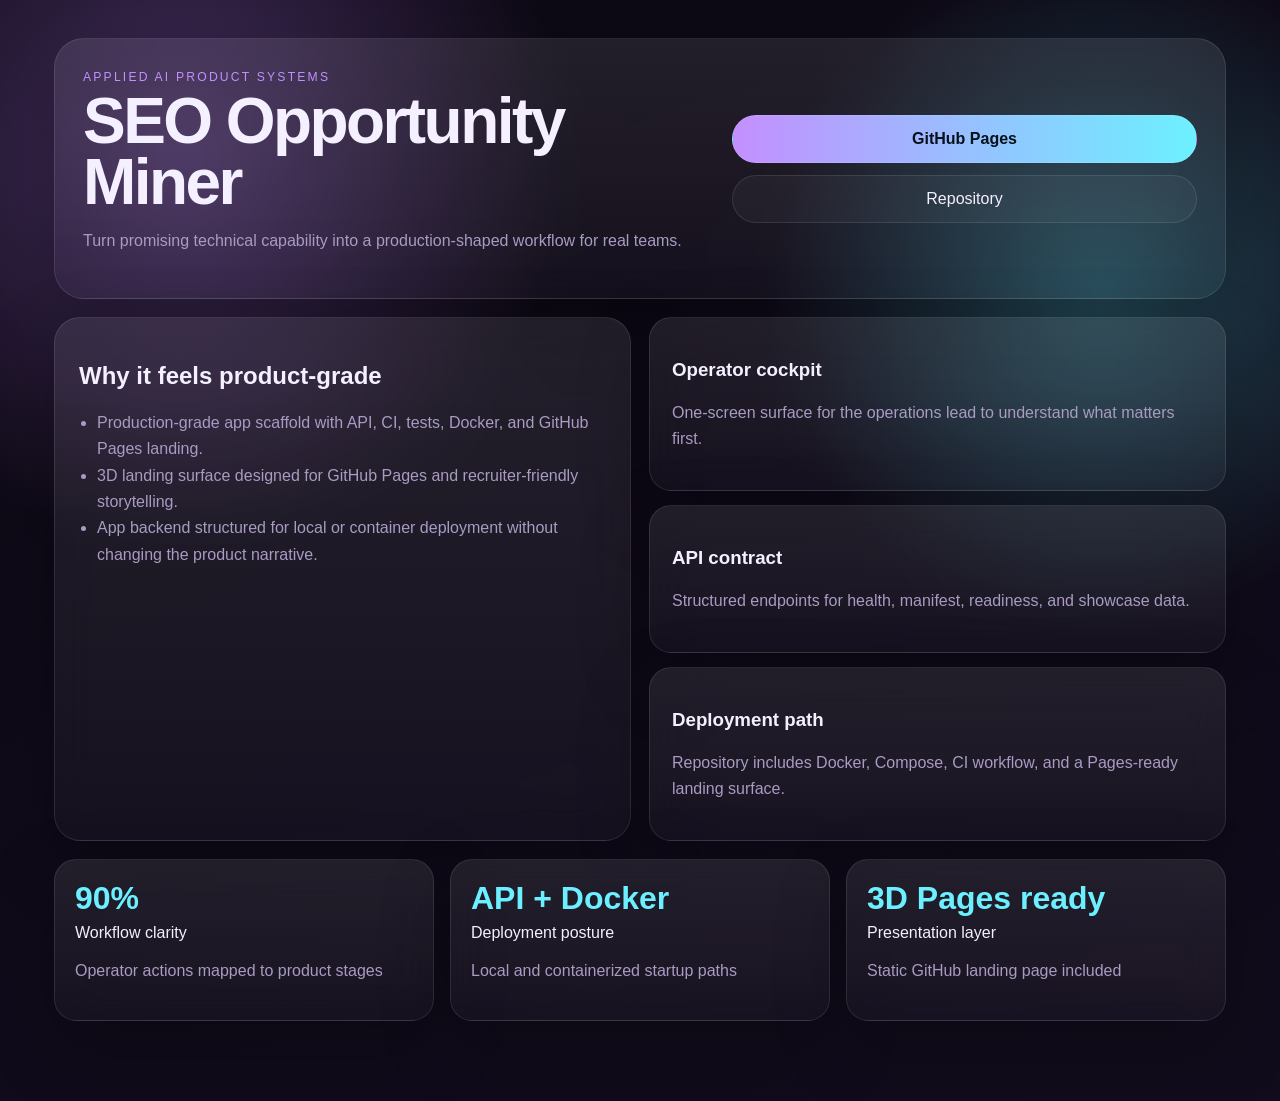
<file: docs/index.html>
<!DOCTYPE html>
<html lang="en">
<head>
  <meta charset="UTF-8" />
  <meta name="viewport" content="width=device-width, initial-scale=1.0" />
  <title>SEO Opportunity Miner Landing</title>
  <link rel="stylesheet" href="landing.css" />
</head>
<body>
  <div class="scene" id="scene">
    <div class="backdrop"></div>
    <main class="deck">
      <section class="hero-card glass">
        <div>
          <span class="eyebrow">Applied AI product systems</span>
          <h1>SEO Opportunity Miner</h1>
          <p>Turn promising technical capability into a production-shaped workflow for real teams.</p>
        </div>
        <nav class="cta-stack">
          <a class="cta primary" href="https://r-behera.github.io/seo-opportunity-miner/">GitHub Pages</a>
          <a class="cta" href="https://github.com/R-behera/seo-opportunity-miner">Repository</a>
        </nav>
      </section>
      <section class="orbit-grid">
        <div class="glass panel large">
          <h2>Why it feels product-grade</h2>
          <ul><li>Production-grade app scaffold with API, CI, tests, Docker, and GitHub Pages landing.</li><li>3D landing surface designed for GitHub Pages and recruiter-friendly storytelling.</li><li>App backend structured for local or container deployment without changing the product narrative.</li></ul>
        </div>
        <div id="cards" class="card-stack"></div>
      </section>
      <section class="metrics-row" id="metrics"></section>
    </main>
  </div>
  <script>window.PROJECT_MANIFEST = {"slug": "seo-opportunity-miner", "title": "SEO Opportunity Miner", "summary": "![Demo Screenshot](demo/screenshot.png)", "domain": "Applied AI product systems", "audience": "operations lead", "promise": "Turn promising technical capability into a production-shaped workflow for real teams.", "hero": ["Production-grade app scaffold with API, CI, tests, Docker, and GitHub Pages landing.", "3D landing surface designed for GitHub Pages and recruiter-friendly storytelling.", "App backend structured for local or container deployment without changing the product narrative."], "kpis": [{"label": "Workflow clarity", "value": "90%", "note": "Operator actions mapped to product stages"}, {"label": "Deployment posture", "value": "API + Docker", "note": "Local and containerized startup paths"}, {"label": "Presentation layer", "value": "3D Pages ready", "note": "Static GitHub landing page included"}], "stages": ["ingest", "validate", "analyze", "decide", "monitor"], "cards": [{"title": "Operator cockpit", "body": "One-screen surface for the operations lead to understand what matters first."}, {"title": "API contract", "body": "Structured endpoints for health, manifest, readiness, and showcase data."}, {"title": "Deployment path", "body": "Repository includes Docker, Compose, CI workflow, and a Pages-ready landing surface."}], "scene": "depth-columns", "theme": {"bg": "#0c0812", "surface": "#171022", "ink": "#f5f0ff", "muted": "#a99bc2", "accent": "#c38fff", "accent2": "#6cf0ff"}, "pages_url": "https://r-behera.github.io/seo-opportunity-miner/", "api_examples": {"health": {"status": "ok", "project": "seo-opportunity-miner"}, "readiness": {"api": "ready", "landing_page": "docs/index.html", "container": "Dockerfile present"}, "signals": [{"name": "Decision coverage", "status": "strong", "detail": "App and landing narrative aligned"}, {"name": "Operator context", "status": "strong", "detail": "Primary user anchored as operations lead"}, {"name": "Delivery path", "status": "ready", "detail": "Pages + containerized app scaffold generated"}]}};</script>
  <script src="landing.js"></script>
</body>
</html>
</file>
<file: docs/landing.css>
:root{--bg:#0c0812;--surface:#171022;--ink:#f5f0ff;--muted:#a99bc2;--accent:#c38fff;--accent2:#6cf0ff;--rx:0deg;--ry:0deg;}*{box-sizing:border-box}html,body{margin:0;min-height:100%;font-family:Inter,Segoe UI,sans-serif;background:var(--bg);color:var(--ink)}.scene{min-height:100vh;overflow:hidden;position:relative;transform-style:preserve-3d;perspective:1600px}.backdrop{position:absolute;inset:-10%;background:radial-gradient(circle at 20% 20%,color-mix(in srgb,var(--accent) 30%, transparent),transparent 24%),radial-gradient(circle at 80% 30%,color-mix(in srgb,var(--accent2) 28%, transparent),transparent 22%),linear-gradient(160deg,var(--bg),color-mix(in srgb,var(--surface) 78%, black));filter:saturate(1.15)}.deck{position:relative;z-index:2;max-width:1220px;margin:0 auto;padding:38px 24px 80px;transform:rotateX(var(--rx)) rotateY(var(--ry));transition:transform .12s ease-out}.glass{background:linear-gradient(180deg,rgba(255,255,255,.09),rgba(255,255,255,.03));border:1px solid rgba(255,255,255,.1);backdrop-filter:blur(22px);box-shadow:0 24px 70px rgba(0,0,0,.28)}.hero-card{display:grid;grid-template-columns:1.15fr .85fr;gap:20px;padding:28px;border-radius:30px;margin-bottom:18px}.eyebrow{letter-spacing:.18em;text-transform:uppercase;font-size:.76rem;color:var(--accent)}h1{font-size:clamp(2.4rem,5vw,4.8rem);line-height:.94;margin:.4rem 0 1rem;letter-spacing:-.04em}p,li{color:var(--muted);line-height:1.65}.cta-stack{display:flex;flex-direction:column;justify-content:center;gap:12px}.cta{display:inline-flex;justify-content:center;padding:14px 18px;border-radius:999px;text-decoration:none;color:var(--ink);border:1px solid rgba(255,255,255,.1);background:rgba(255,255,255,.04)}.primary{background:linear-gradient(90deg,var(--accent),var(--accent2));color:#07111b;font-weight:700}.orbit-grid{display:grid;grid-template-columns:1fr 1fr;gap:18px;margin-bottom:18px}.panel.large{padding:24px;border-radius:26px}.card-stack{display:grid;gap:14px}.flip{padding:22px;border-radius:22px;transform:translateZ(var(--z))}.metrics-row{display:grid;grid-template-columns:repeat(3,minmax(0,1fr));gap:16px}.metric{padding:20px;border-radius:22px}.metric strong{display:block;font-size:2rem;color:var(--accent2);margin-bottom:.4rem}ul{padding-left:18px;margin:14px 0 0}@media(max-width:980px){.hero-card,.orbit-grid,.metrics-row{grid-template-columns:1fr}.deck{padding:22px 16px 60px}}
</file>
